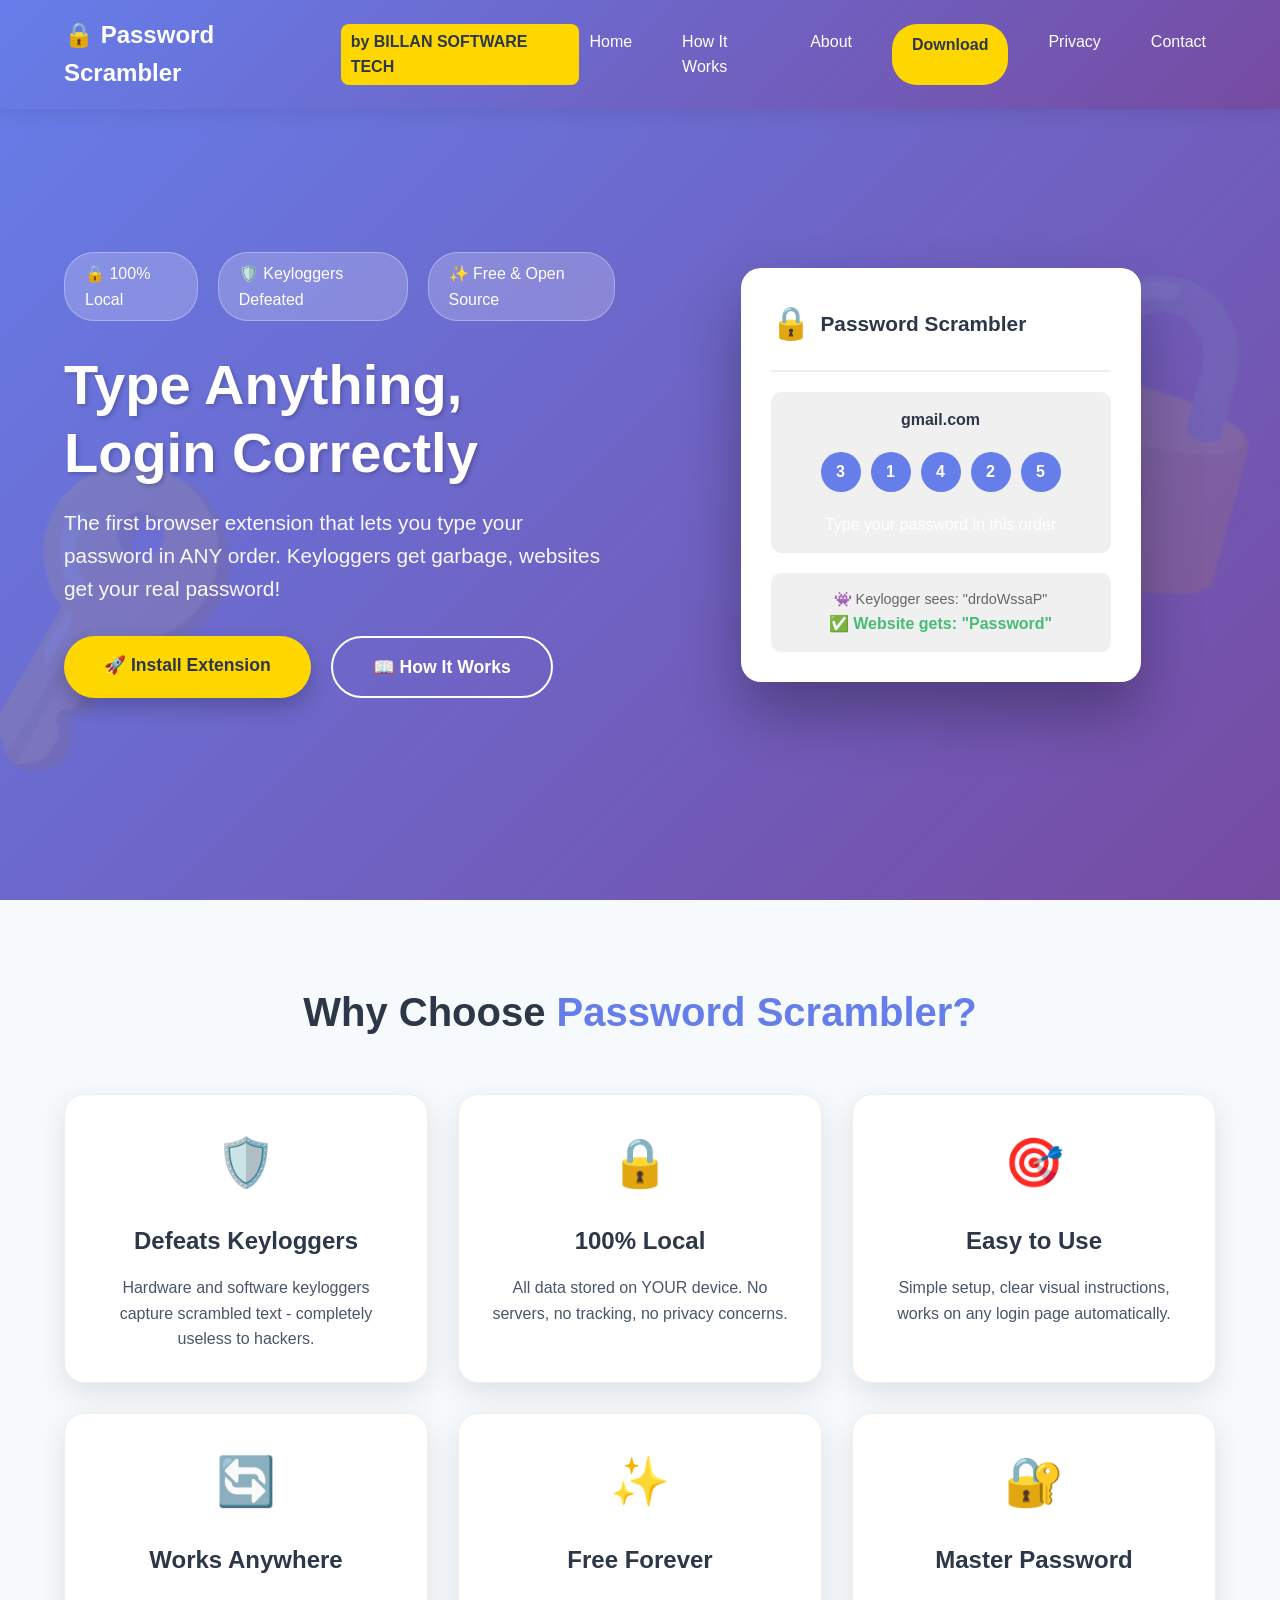
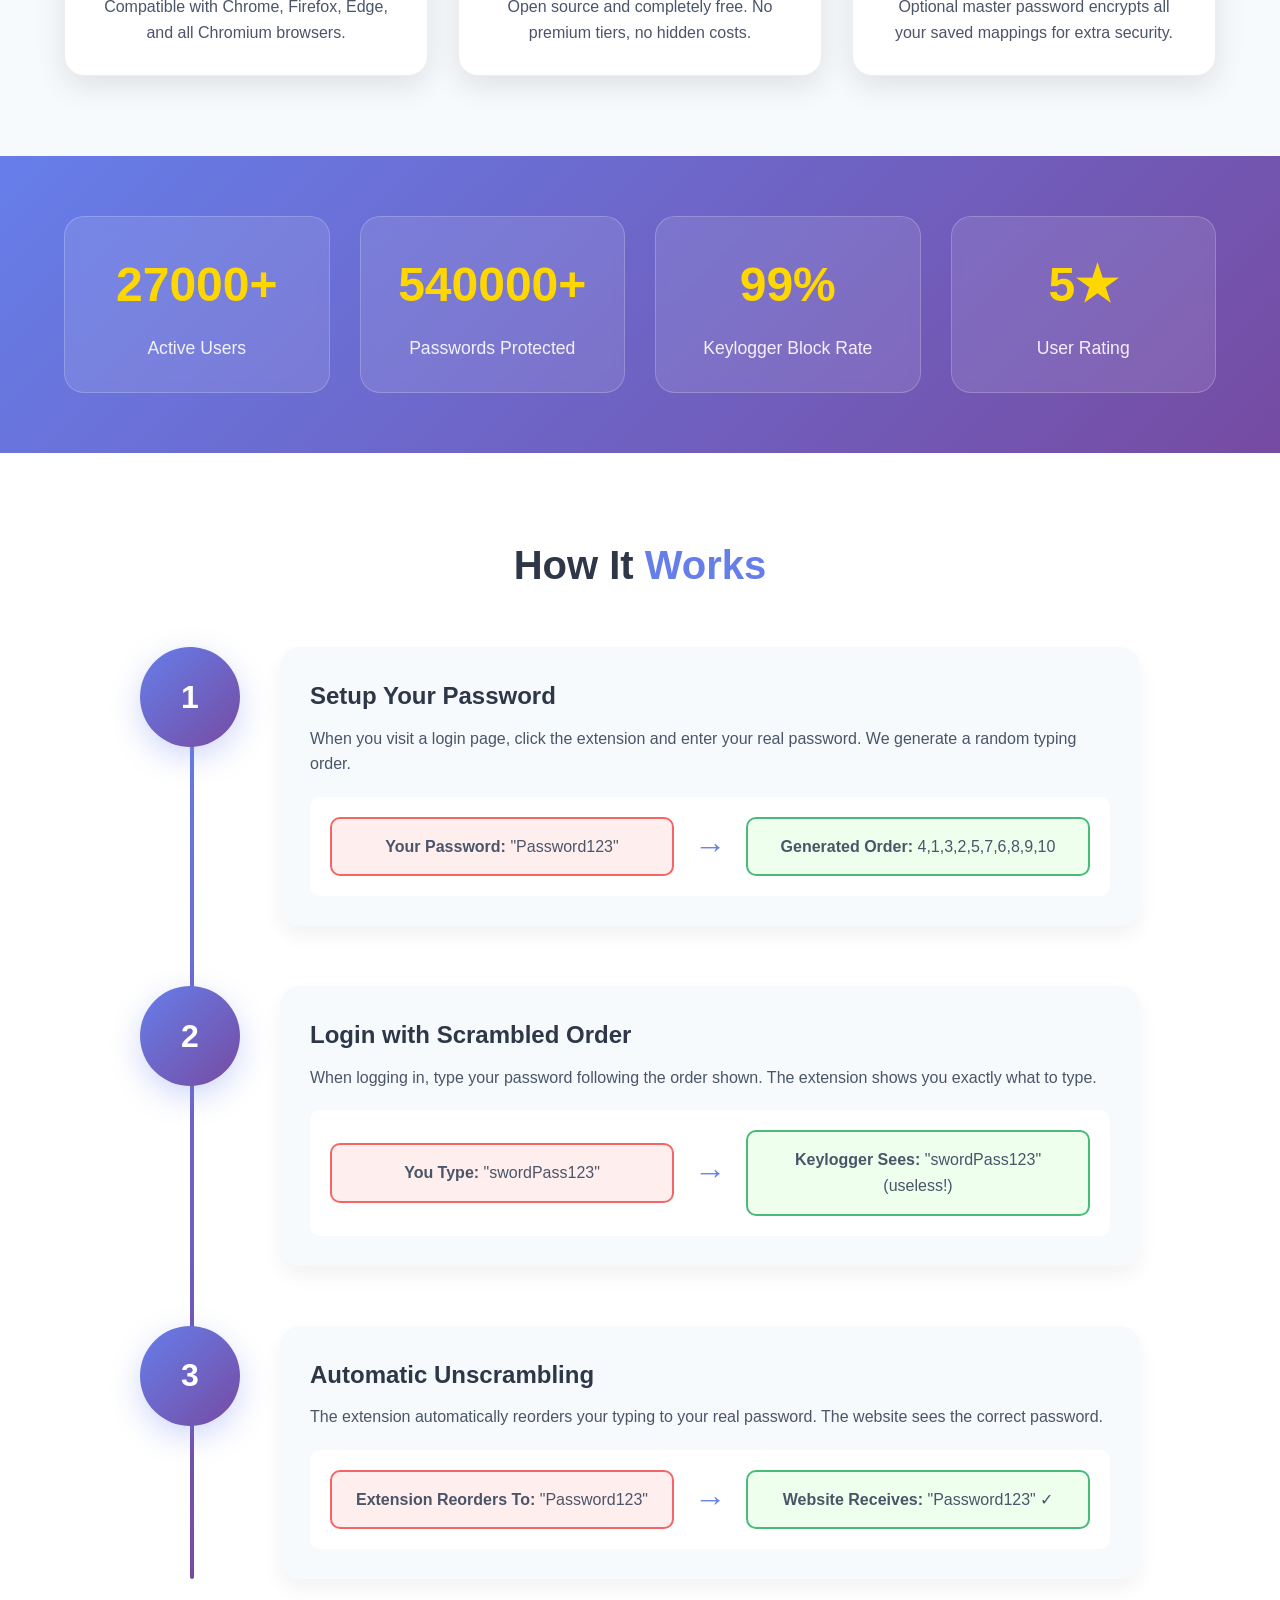
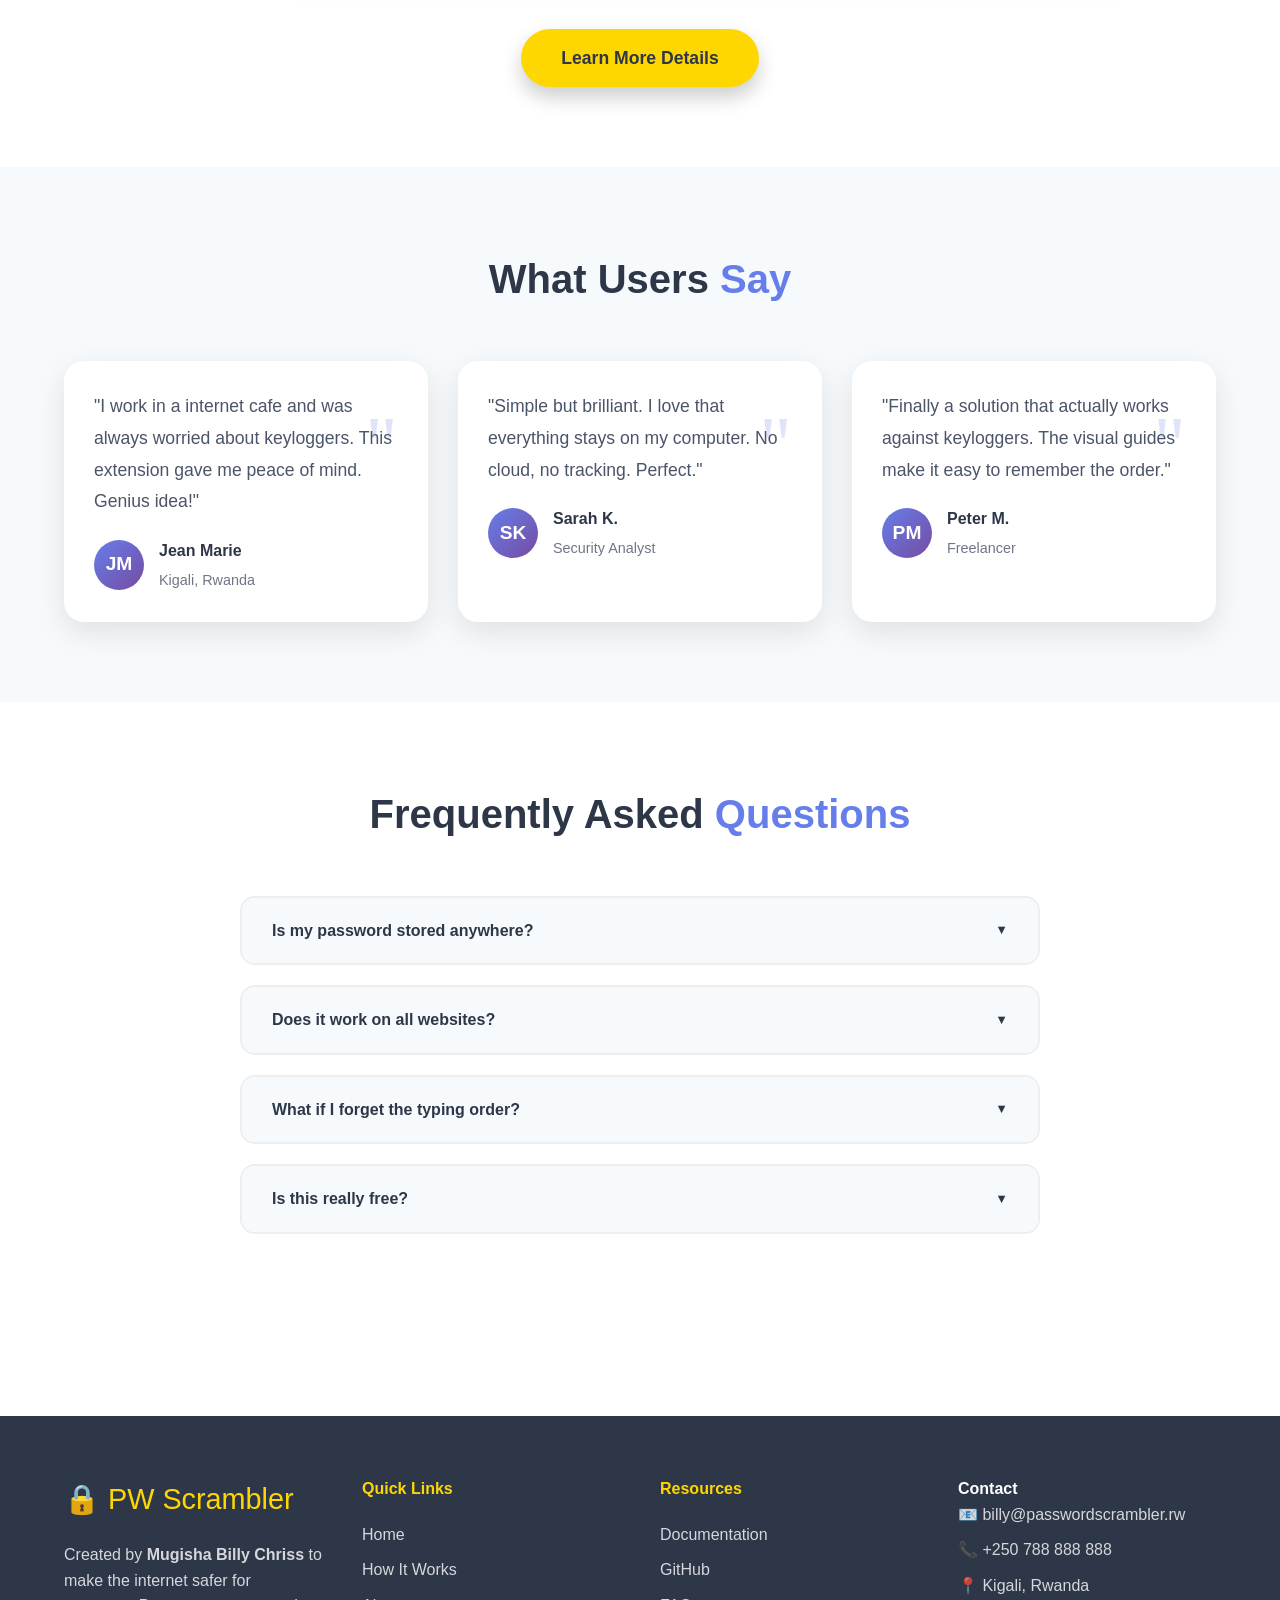
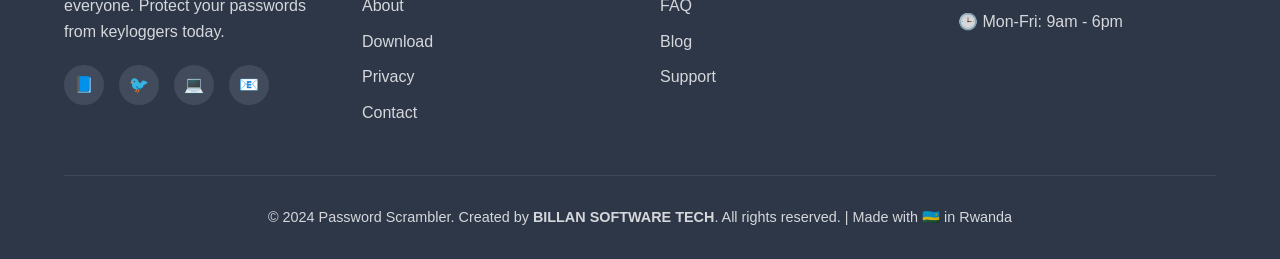
<file: index.html>
<!DOCTYPE html>
<html lang="en">
<head>
    <meta charset="UTF-8">
    <meta name="viewport" content="width=device-width, initial-scale=1.0">
    <title>Password Scrambler - Defeat Keyloggers | Mugisha Billy Chriss</title>
    <meta name="description" content="Type passwords in any order - keyloggers get garbage, websites get your real password. The ultimate protection against keyloggers.">
    <link rel="stylesheet" href="style.css">
    <link rel="icon" type="image/png" href="images/favicon.ico">
</head>
<body>
    <!-- Navigation -->
    <nav class="navbar">
        <div class="nav-container">
            <a href="index.html" class="logo">
                🔒 Password Scrambler
                <span>by BILLAN SOFTWARE TECH </span>
            </a>
            
            <div class="nav-links">
                <a href="index.html">Home</a>
                <a href="how-it-works.html">How It Works</a>
                <a href="about.html">About</a>
                <a href="download.html" class="download-btn">Download</a>
                <a href="privacy.html">Privacy</a>
                <a href="contact.html">Contact</a>
            </div>
        </div>
    </nav>

    <!-- Hero Section -->
    <section class="hero">
        <div class="hero-container">
            <div class="hero-content">
                <div class="hero-badges">
                    <span class="badge">🔒 100% Local</span>
                    <span class="badge">🛡️ Keyloggers Defeated</span>
                    <span class="badge">✨ Free & Open Source</span>
                </div>
                
                <h1>Type Anything,<br>Login Correctly</h1>
                
                <p>The first browser extension that lets you type your password in ANY order. Keyloggers get garbage, websites get your real password!</p>
                
                <div class="hero-buttons">
                    <a href="download.html" class="btn btn-primary">🚀 Install Extension</a>
                    <a href="how-it-works.html" class="btn btn-secondary">📖 How It Works</a>
                </div>
            </div>
            
            <div class="hero-image">
                <div class="extension-preview">
                    <div class="preview-header">
                        <div class="preview-icon">🔒</div>
                        <div class="preview-title">Password Scrambler</div>
                    </div>
                    
                    <div class="preview-site">
                        <div class="preview-site-name">gmail.com</div>
                        <div class="preview-order">
                            <div class="order-number">3</div>
                            <div class="order-number">1</div>
                            <div class="order-number">4</div>
                            <div class="order-number">2</div>
                            <div class="order-number">5</div>
                        </div>
                        <p style="margin-top: 10px;">Type your password in this order</p>
                    </div>
                    
                    <div style="background: #f0f0f0; border-radius: 10px; padding: 15px; margin-top: 20px;">
                        <p style="color: #666; font-size: 0.9rem;">👾 Keylogger sees: "drdoWssaP"</p>
                        <p style="color: var(--success); font-size: 1rem; font-weight: bold;">✅ Website gets: "Password"</p>
                    </div>
                </div>
            </div>
        </div>
    </section>

    <!-- Features Section -->
    <section class="features">
        <h2 class="section-title">Why Choose <span>Password Scrambler?</span></h2>
        
        <div class="features-grid">
            <div class="feature-card">
                <div class="feature-icon">🛡️</div>
                <h3>Defeats Keyloggers</h3>
                <p>Hardware and software keyloggers capture scrambled text - completely useless to hackers.</p>
            </div>
            
            <div class="feature-card">
                <div class="feature-icon">🔒</div>
                <h3>100% Local</h3>
                <p>All data stored on YOUR device. No servers, no tracking, no privacy concerns.</p>
            </div>
            
            <div class="feature-card">
                <div class="feature-icon">🎯</div>
                <h3>Easy to Use</h3>
                <p>Simple setup, clear visual instructions, works on any login page automatically.</p>
            </div>
            
            <div class="feature-card">
                <div class="feature-icon">🔄</div>
                <h3>Works Anywhere</h3>
                <p>Compatible with Chrome, Firefox, Edge, and all Chromium browsers.</p>
            </div>
            
            <div class="feature-card">
                <div class="feature-icon">✨</div>
                <h3>Free Forever</h3>
                <p>Open source and completely free. No premium tiers, no hidden costs.</p>
            </div>
            
            <div class="feature-card">
                <div class="feature-icon">🔐</div>
                <h3>Master Password</h3>
                <p>Optional master password encrypts all your saved mappings for extra security.</p>
            </div>
        </div>
    </section>

    <!-- Stats Section -->
    <section class="stats">
        <div class="stats-container">
            <div class="stat-item">
                <div class="stat-number" data-target="50000">0+</div>
                <div class="stat-label">Active Users</div>
            </div>
            
            <div class="stat-item">
                <div class="stat-number" data-target="1000000">0+</div>
                <div class="stat-label">Passwords Protected</div>
            </div>
            
            <div class="stat-item">
                <div class="stat-number" data-target="99">99%</div>
                <div class="stat-label">Keylogger Block Rate</div>
            </div>
            
            <div class="stat-item">
                <div class="stat-number" data-target="5">5★</div>
                <div class="stat-label">User Rating</div>
            </div>
        </div>
    </section>

    <!-- How It Works Preview -->
    <section class="how-it-works">
        <h2 class="section-title">How It <span>Works</span></h2>
        
        <div class="steps-container">
            <div class="step">
                <div class="step-number">1</div>
                <div class="step-content">
                    <h3>Setup Your Password</h3>
                    <p>When you visit a login page, click the extension and enter your real password. We generate a random typing order.</p>
                    <div class="step-example">
                        <div class="example-before">
                            <strong>Your Password:</strong> "Password123"
                        </div>
                        <div class="arrow-icon">→</div>
                        <div class="example-after">
                            <strong>Generated Order:</strong> 4,1,3,2,5,7,6,8,9,10
                        </div>
                    </div>
                </div>
            </div>
            
            <div class="step">
                <div class="step-number">2</div>
                <div class="step-content">
                    <h3>Login with Scrambled Order</h3>
                    <p>When logging in, type your password following the order shown. The extension shows you exactly what to type.</p>
                    <div class="step-example">
                        <div class="example-before">
                            <strong>You Type:</strong> "swordPass123"
                        </div>
                        <div class="arrow-icon">→</div>
                        <div class="example-after">
                            <strong>Keylogger Sees:</strong> "swordPass123" (useless!)
                        </div>
                    </div>
                </div>
            </div>
            
            <div class="step">
                <div class="step-number">3</div>
                <div class="step-content">
                    <h3>Automatic Unscrambling</h3>
                    <p>The extension automatically reorders your typing to your real password. The website sees the correct password.</p>
                    <div class="step-example">
                        <div class="example-before">
                            <strong>Extension Reorders To:</strong> "Password123"
                        </div>
                        <div class="arrow-icon">→</div>
                        <div class="example-after">
                            <strong>Website Receives:</strong> "Password123" ✓
                        </div>
                    </div>
                </div>
            </div>
        </div>
        
        <div style="text-align: center; margin-top: 50px;">
            <a href="how-it-works.html" class="btn btn-primary">Learn More Details</a>
        </div>
    </section>

    <!-- Testimonials -->
    <section class="testimonials">
        <h2 class="section-title">What Users <span>Say</span></h2>
        
        <div class="testimonials-grid">
            <div class="testimonial-card">
                <p class="testimonial-text">"I work in a internet cafe and was always worried about keyloggers. This extension gave me peace of mind. Genius idea!"</p>
                <div class="testimonial-author">
                    <div class="author-avatar">JM</div>
                    <div class="author-info">
                        <h4>Jean Marie</h4>
                        <p>Kigali, Rwanda</p>
                    </div>
                </div>
            </div>
            
            <div class="testimonial-card">
                <p class="testimonial-text">"Simple but brilliant. I love that everything stays on my computer. No cloud, no tracking. Perfect."</p>
                <div class="testimonial-author">
                    <div class="author-avatar">SK</div>
                    <div class="author-info">
                        <h4>Sarah K.</h4>
                        <p>Security Analyst</p>
                    </div>
                </div>
            </div>
            
            <div class="testimonial-card">
                <p class="testimonial-text">"Finally a solution that actually works against keyloggers. The visual guides make it easy to remember the order."</p>
                <div class="testimonial-author">
                    <div class="author-avatar">PM</div>
                    <div class="author-info">
                        <h4>Peter M.</h4>
                        <p>Freelancer</p>
                    </div>
                </div>
            </div>
        </div>
    </section>

    <!-- FAQ Preview -->
    <section class="faq">
        <h2 class="section-title">Frequently Asked <span>Questions</span></h2>
        
        <div class="faq-container">
            <div class="faq-item">
                <div class="faq-question">Is my password stored anywhere?</div>
                <div class="faq-answer">
                    No! Your real password is only stored locally on YOUR device using your browser's encrypted storage. It never leaves your computer and is never sent to any server.
                </div>
            </div>
            
            <div class="faq-item">
                <div class="faq-question">Does it work on all websites?</div>
                <div class="faq-answer">
                    Yes! The extension works on any website with a password field. It automatically detects login forms and protects them.
                </div>
            </div>
            
            <div class="faq-item">
                <div class="faq-question">What if I forget the typing order?</div>
                <div class="faq-answer">
                    The extension shows you the order every time you focus on the password field. You can also view saved instructions in the extension popup.
                </div>
            </div>
            
            <div class="faq-item">
                <div class="faq-question">Is this really free?</div>
                <div class="faq-answer">
                    Absolutely! Created by Mugisha Billy Chriss AND manzi allan, this extension is completely free and open source. No premium features, no subscriptions, ever.
                </div>
            </div>
        </div>
        
        <div style="text-align: center; margin-top: 40px;">
            <a href="privacy.html" class="btn btn-secondary">Read Privacy Policy</a>
        </div>
    </section>

    <!-- Footer -->
    <footer class="footer">
        <div class="footer-container">
            <div class="footer-about">
                <div class="footer-logo">🔒 <span>PW Scrambler</span></div>
                <p>Created by <strong>Mugisha Billy Chriss</strong> to make the internet safer for everyone. Protect your passwords from keyloggers today.</p>
                <div class="footer-social">
                    <a href="#" class="social-icon">📘</a>
                    <a href="#" class="social-icon">🐦</a>
                    <a href="#" class="social-icon">💻</a>
                    <a href="#" class="social-icon">📧</a>
                </div>
            </div>
            
            <div class="footer-links">
                <h4>Quick Links</h4>
                <ul>
                    <li><a href="index.html">Home</a></li>
                    <li><a href="how-it-works.html">How It Works</a></li>
                    <li><a href="about.html">About</a></li>
                    <li><a href="download.html">Download</a></li>
                    <li><a href="privacy.html">Privacy</a></li>
                    <li><a href="contact.html">Contact</a></li>
                </ul>
            </div>
            
            <div class="footer-links">
                <h4>Resources</h4>
                <ul>
                    <li><a href="#">Documentation</a></li>
                    <li><a href="#">GitHub</a></li>
                    <li><a href="#">FAQ</a></li>
                    <li><a href="#">Blog</a></li>
                    <li><a href="#">Support</a></li>
                </ul>
            </div>
            
            <div class="footer-contact">
                <h4>Contact</h4>
                <p>📧 billy@passwordscrambler.rw</p>
                <p>📞 +250 788 888 888</p>
                <p>📍 Kigali, Rwanda</p>
                <p>🕒 Mon-Fri: 9am - 6pm</p>
            </div>
        </div>
        
        <div class="footer-bottom">
            <p>&copy; 2024 Password Scrambler. Created by <strong>BILLAN SOFTWARE TECH</strong>. All rights reserved. | Made with 🇷🇼 in Rwanda</p>
        </div>
    </footer>

    <script src="main.js"></script>
</body>
</html>
</file>
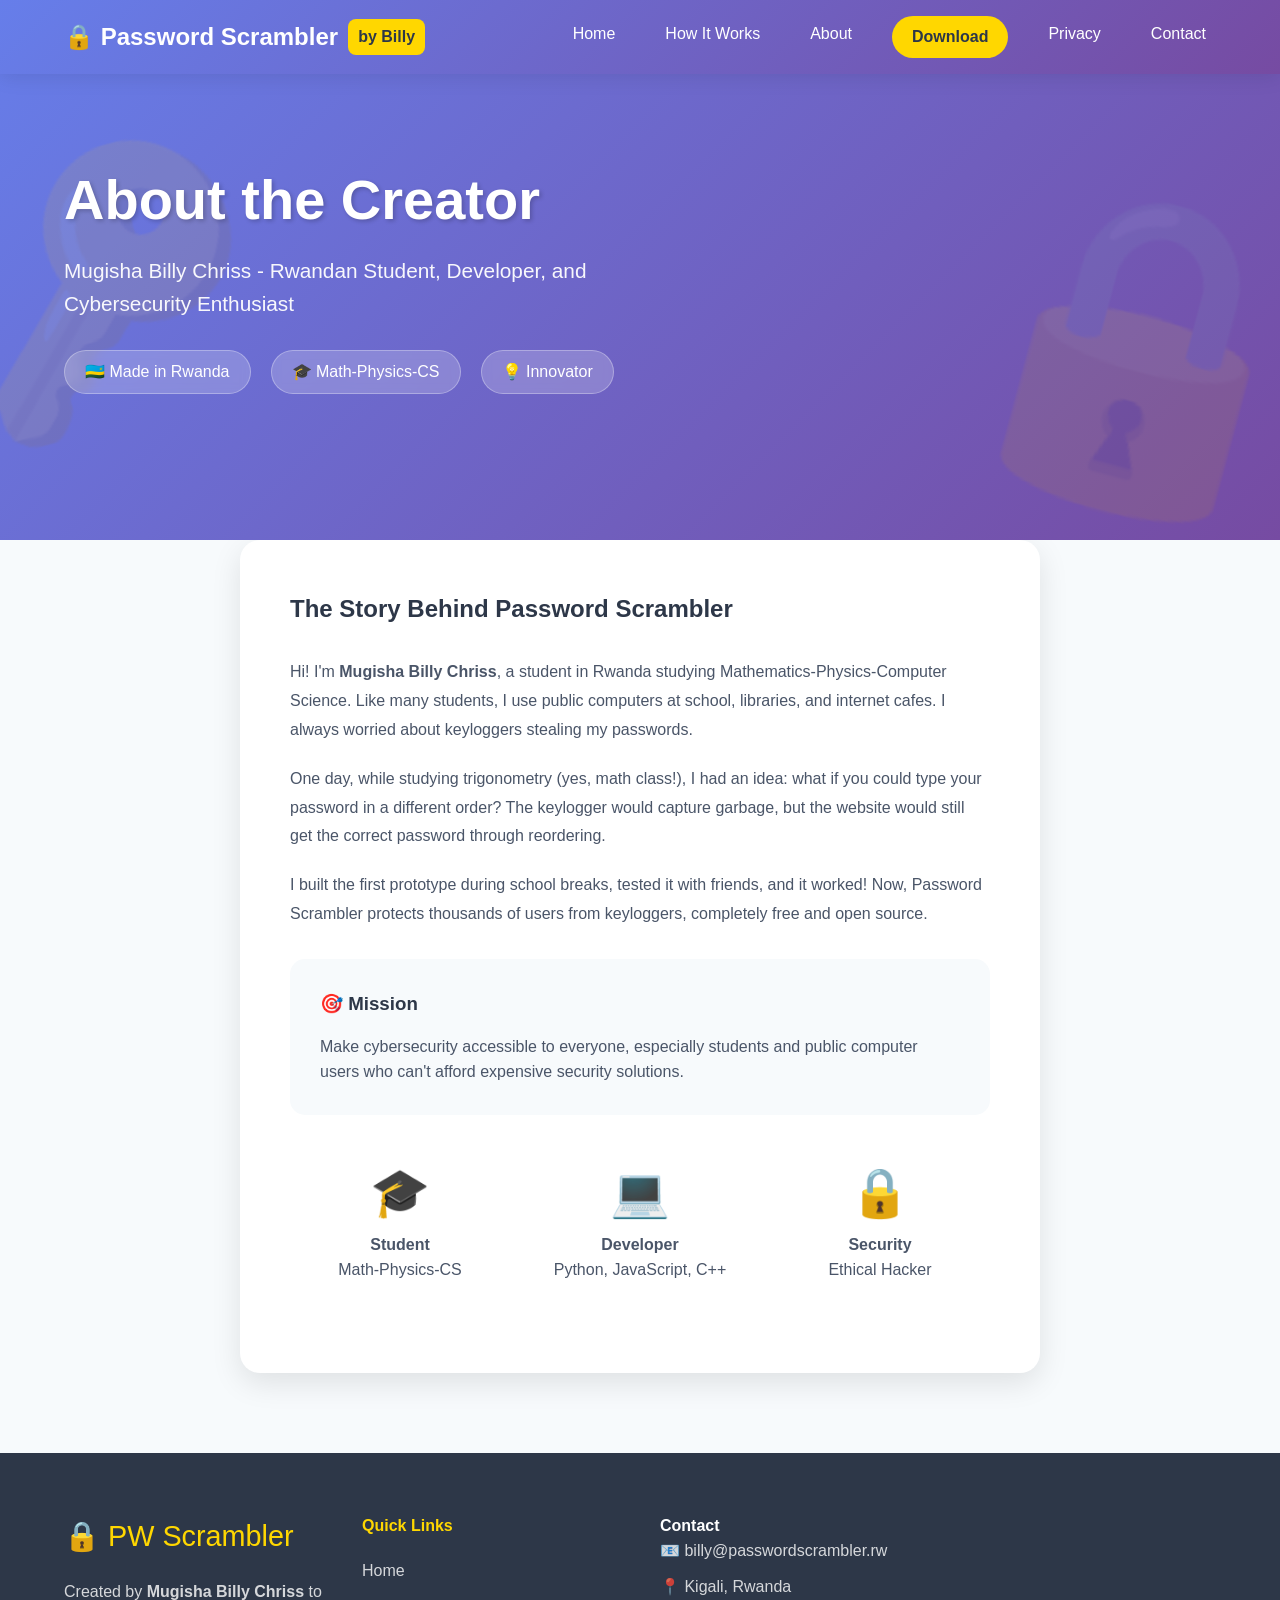
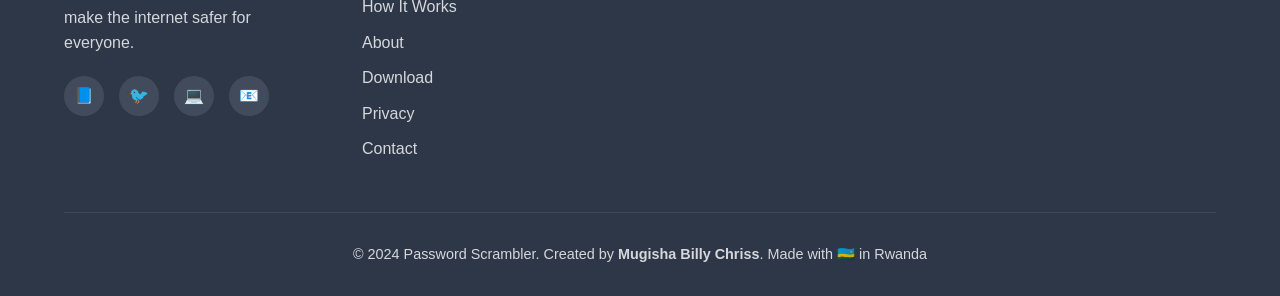
<file: about.html>
<!DOCTYPE html>
<html lang="en">
<head>
    <meta charset="UTF-8">
    <meta name="viewport" content="width=device-width, initial-scale=1.0">
    <title>About - Password Scrambler | Mugisha Billy Chriss</title>
    <link rel="stylesheet" href="style.css">
</head>
<body>
    <!-- Navigation (same as index) -->
    <nav class="navbar">
        <div class="nav-container">
            <a href="index.html" class="logo">
                🔒 Password Scrambler
                <span>by Billy</span>
            </a>
            <div class="nav-links">
                <a href="index.html">Home</a>
                <a href="how-it-works.html">How It Works</a>
                <a href="about.html" class="active">About</a>
                <a href="download.html" class="download-btn">Download</a>
                <a href="privacy.html">Privacy</a>
                <a href="contact.html">Contact</a>
            </div>
        </div>
    </nav>

    <!-- About Hero -->
    <section class="hero" style="min-height: 60vh;">
        <div class="hero-container">
            <div class="hero-content">
                <h1>About the Creator</h1>
                <p>Mugisha Billy Chriss - Rwandan Student, Developer, and Cybersecurity Enthusiast</p>
                <div class="hero-badges">
                    <span class="badge">🇷🇼 Made in Rwanda</span>
                    <span class="badge">🎓 Math-Physics-CS</span>
                    <span class="badge">💡 Innovator</span>
                </div>
            </div>
        </div>
    </section>

    <!-- Creator Story -->
    <section class="features" style="padding-top: 0;">
        <div style="max-width: 800px; margin: 0 auto; background: white; padding: 50px; border-radius: 20px; box-shadow: 0 10px 30px rgba(0,0,0,0.1);">
            <h2 style="color: var(--dark); margin-bottom: 30px;">The Story Behind Password Scrambler</h2>
            
            <p style="margin-bottom: 20px; line-height: 1.8;">Hi! I'm <strong>Mugisha Billy Chriss</strong>, a student in Rwanda studying Mathematics-Physics-Computer Science. Like many students, I use public computers at school, libraries, and internet cafes. I always worried about keyloggers stealing my passwords.</p>
            
            <p style="margin-bottom: 20px; line-height: 1.8;">One day, while studying trigonometry (yes, math class!), I had an idea: what if you could type your password in a different order? The keylogger would capture garbage, but the website would still get the correct password through reordering.</p>
            
            <p style="margin-bottom: 20px; line-height: 1.8;">I built the first prototype during school breaks, tested it with friends, and it worked! Now, Password Scrambler protects thousands of users from keyloggers, completely free and open source.</p>
            
            <div style="background: var(--light); padding: 30px; border-radius: 15px; margin: 30px 0;">
                <h3 style="color: var(--dark); margin-bottom: 15px;">🎯 Mission</h3>
                <p>Make cybersecurity accessible to everyone, especially students and public computer users who can't afford expensive security solutions.</p>
            </div>
            
            <div style="display: grid; grid-template-columns: repeat(3, 1fr); gap: 20px; margin: 40px 0;">
                <div style="text-align: center;">
                    <div style="font-size: 3rem;">🎓</div>
                    <h4>Student</h4>
                    <p>Math-Physics-CS</p>
                </div>
                <div style="text-align: center;">
                    <div style="font-size: 3rem;">💻</div>
                    <h4>Developer</h4>
                    <p>Python, JavaScript, C++</p>
                </div>
                <div style="text-align: center;">
                    <div style="font-size: 3rem;">🔒</div>
                    <h4>Security</h4>
                    <p>Ethical Hacker</p>
                </div>
            </div>
        </div>
    </section>

    <!-- Footer (same as index) -->
    <footer class="footer">
        <div class="footer-container">
            <div class="footer-about">
                <div class="footer-logo">🔒 <span>PW Scrambler</span></div>
                <p>Created by <strong>Mugisha Billy Chriss</strong> to make the internet safer for everyone.</p>
                <div class="footer-social">
                    <a href="#" class="social-icon">📘</a>
                    <a href="#" class="social-icon">🐦</a>
                    <a href="#" class="social-icon">💻</a>
                    <a href="#" class="social-icon">📧</a>
                </div>
            </div>
            
            <div class="footer-links">
                <h4>Quick Links</h4>
                <ul>
                    <li><a href="index.html">Home</a></li>
                    <li><a href="how-it-works.html">How It Works</a></li>
                    <li><a href="about.html">About</a></li>
                    <li><a href="download.html">Download</a></li>
                    <li><a href="privacy.html">Privacy</a></li>
                    <li><a href="contact.html">Contact</a></li>
                </ul>
            </div>
            
            <div class="footer-contact">
                <h4>Contact</h4>
                <p>📧 billy@passwordscrambler.rw</p>
                <p>📍 Kigali, Rwanda</p>
            </div>
        </div>
        
        <div class="footer-bottom">
            <p>&copy; 2024 Password Scrambler. Created by <strong>Mugisha Billy Chriss</strong>. Made with 🇷🇼 in Rwanda</p>
        </div>
    </footer>

    <script src="main.js"></script>
</body>
</html>
</file>
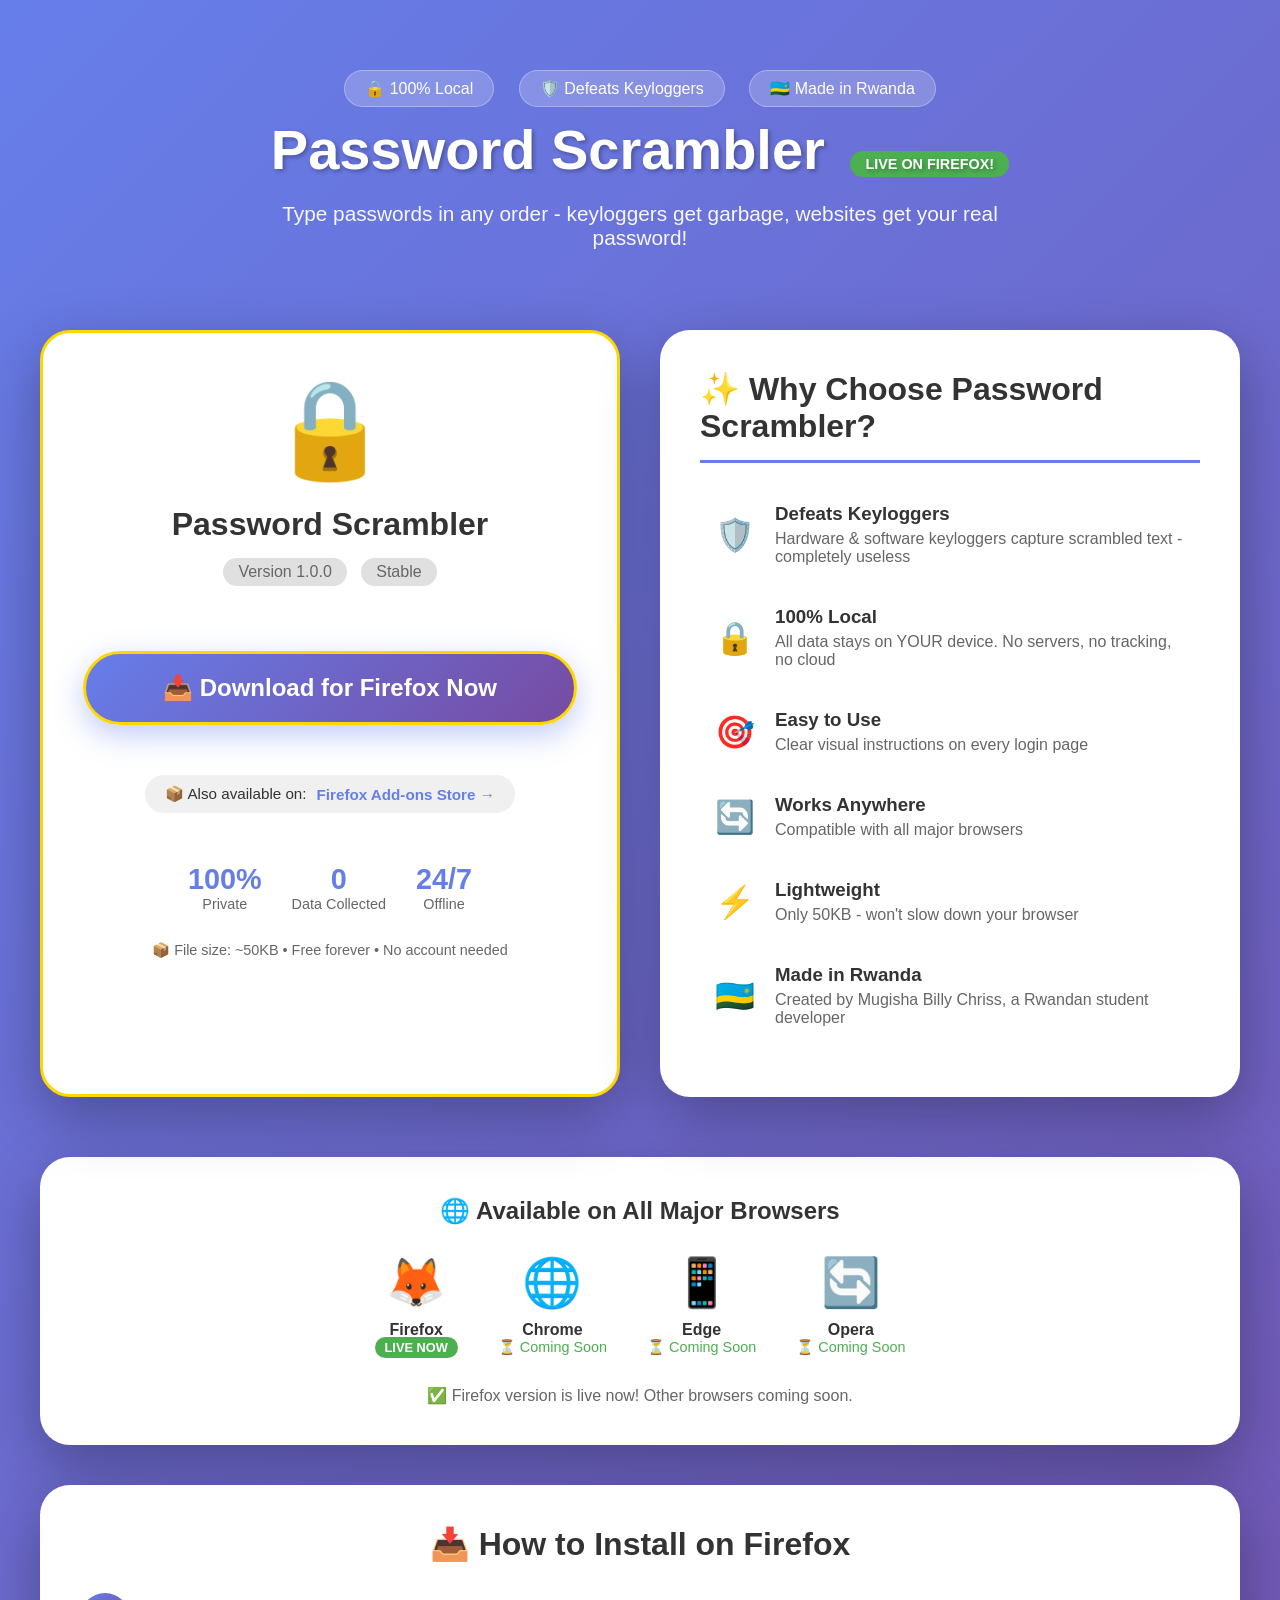
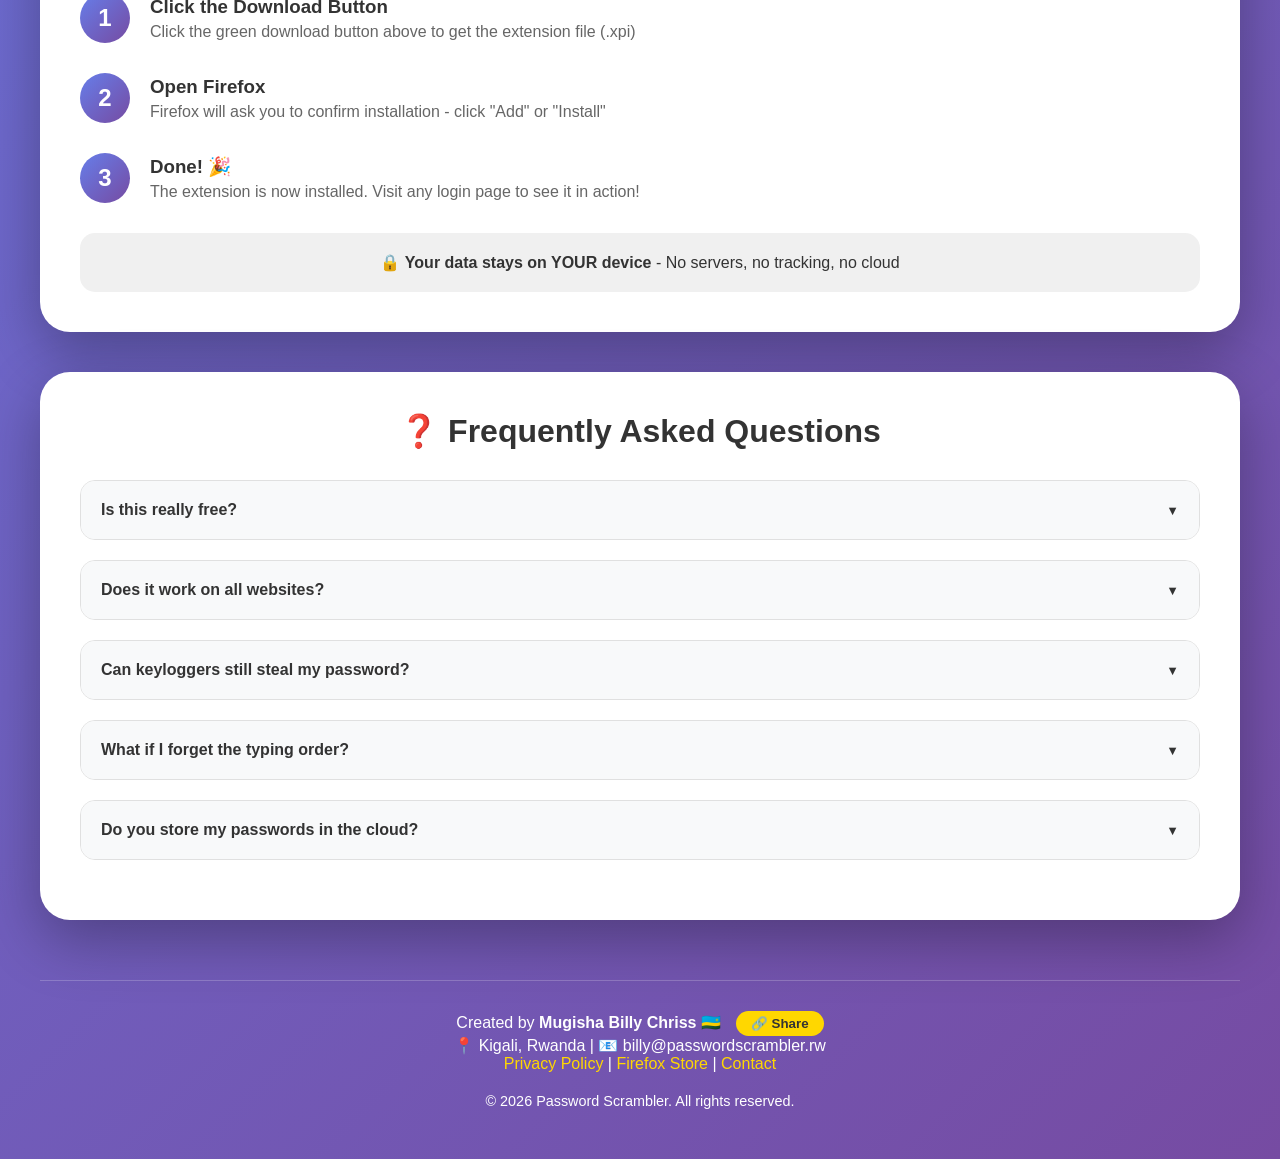
<file: download.html>
<!DOCTYPE html>
<html lang="en">
<head>
    <meta charset="UTF-8">
    <meta name="viewport" content="width=device-width, initial-scale=1.0">
    <title>Download Password Scrambler - Defeat Keyloggers | Live on Firefox</title>
    <style>
        * {
            margin: 0;
            padding: 0;
            box-sizing: border-box;
        }

        body {
            font-family: 'Segoe UI', Tahoma, Geneva, Verdana, sans-serif;
            background: linear-gradient(135deg, #667eea 0%, #764ba2 100%);
            min-height: 100vh;
            padding: 20px;
            color: #333;
        }

        .container {
            max-width: 1200px;
            margin: 0 auto;
        }

        /* Header */
        .header {
            text-align: center;
            color: white;
            margin-bottom: 40px;
            padding: 40px 20px;
        }

        .header h1 {
            font-size: 3.5rem;
            margin-bottom: 20px;
            text-shadow: 2px 2px 4px rgba(0,0,0,0.3);
        }

        .header p {
            font-size: 1.3rem;
            opacity: 0.95;
            max-width: 800px;
            margin: 0 auto;
        }

        .badge {
            display: inline-block;
            background: rgba(255,255,255,0.2);
            padding: 8px 20px;
            border-radius: 50px;
            margin: 10px;
            font-size: 1rem;
            border: 1px solid rgba(255,255,255,0.3);
        }

        /* Live Now Badge */
        .live-badge {
            background: #4CAF50;
            color: white;
            padding: 5px 15px;
            border-radius: 30px;
            font-size: 0.9rem;
            font-weight: bold;
            display: inline-block;
            margin-left: 10px;
            animation: pulse 2s infinite;
        }

        @keyframes pulse {
            0%, 100% { transform: scale(1); }
            50% { transform: scale(1.1); }
        }

        /* Main Content */
        .main-content {
            display: grid;
            grid-template-columns: 1fr 1fr;
            gap: 40px;
            margin-bottom: 60px;
        }

        /* Download Card */
        .download-card {
            background: white;
            border-radius: 30px;
            padding: 40px;
            box-shadow: 0 20px 60px rgba(0,0,0,0.3);
            text-align: center;
            transition: transform 0.3s;
            border: 3px solid #ffd700;
        }

        .download-card:hover {
            transform: translateY(-10px);
        }

        .extension-icon {
            font-size: 6rem;
            margin-bottom: 20px;
        }

        .extension-name {
            font-size: 2rem;
            color: #333;
            margin-bottom: 10px;
        }

        .extension-meta {
            color: #666;
            margin-bottom: 30px;
        }

        .version {
            background: #e0e0e0;
            padding: 5px 15px;
            border-radius: 30px;
            display: inline-block;
            margin: 5px;
        }

        .download-btn {
            background: linear-gradient(135deg, #667eea, #764ba2);
            color: white;
            border: none;
            padding: 20px 50px;
            border-radius: 60px;
            font-size: 1.5rem;
            font-weight: bold;
            cursor: pointer;
            transition: all 0.3s;
            margin: 30px 0;
            width: 100%;
            border: 3px solid #ffd700;
            box-shadow: 0 10px 30px rgba(102,126,234,0.4);
        }

        .download-btn:hover {
            transform: scale(1.05);
            background: linear-gradient(135deg, #764ba2, #667eea);
            box-shadow: 0 20px 40px rgba(102,126,234,0.6);
        }

        .download-btn:active {
            transform: scale(0.95);
        }

        .store-badge {
            display: inline-flex;
            align-items: center;
            gap: 10px;
            background: #f0f0f0;
            padding: 10px 20px;
            border-radius: 50px;
            margin: 20px 0;
            font-size: 0.95rem;
        }

        .store-badge a {
            color: #667eea;
            text-decoration: none;
            font-weight: bold;
        }

        .store-badge a:hover {
            text-decoration: underline;
        }

        .stats {
            display: flex;
            justify-content: center;
            gap: 30px;
            margin: 30px 0;
        }

        .stat {
            text-align: center;
        }

        .stat-number {
            font-size: 1.8rem;
            font-weight: bold;
            color: #667eea;
        }

        .stat-label {
            color: #666;
            font-size: 0.9rem;
        }

        /* Features Card */
        .features-card {
            background: white;
            border-radius: 30px;
            padding: 40px;
            box-shadow: 0 20px 60px rgba(0,0,0,0.3);
        }

        .features-card h2 {
            color: #333;
            margin-bottom: 30px;
            font-size: 2rem;
            border-bottom: 3px solid #667eea;
            padding-bottom: 15px;
        }

        .feature-item {
            display: flex;
            align-items: center;
            gap: 15px;
            margin: 20px 0;
            padding: 10px;
            border-radius: 15px;
            transition: background 0.3s;
        }

        .feature-item:hover {
            background: #f5f5f5;
        }

        .feature-icon {
            font-size: 2rem;
            min-width: 50px;
            text-align: center;
        }

        .feature-text {
            flex: 1;
        }

        .feature-text h3 {
            color: #333;
            margin-bottom: 5px;
        }

        .feature-text p {
            color: #666;
        }

        /* Browser Support */
        .browser-support {
            background: white;
            border-radius: 30px;
            padding: 40px;
            margin: 40px 0;
            box-shadow: 0 20px 60px rgba(0,0,0,0.3);
            text-align: center;
        }

        .browser-icons {
            display: flex;
            justify-content: center;
            gap: 40px;
            margin: 30px 0;
            flex-wrap: wrap;
        }

        .browser {
            text-align: center;
        }

        .browser-icon {
            font-size: 3rem;
            margin-bottom: 10px;
        }

        .browser-name {
            font-weight: bold;
            color: #333;
        }

        .browser-status {
            font-size: 0.9rem;
            color: #4CAF50;
        }

        .live-now {
            background: #4CAF50;
            color: white;
            padding: 3px 10px;
            border-radius: 30px;
            font-size: 0.8rem;
            font-weight: bold;
        }

        /* Installation Instructions */
        .instructions {
            background: white;
            border-radius: 30px;
            padding: 40px;
            margin: 40px 0;
            box-shadow: 0 20px 60px rgba(0,0,0,0.3);
        }

        .instructions h2 {
            color: #333;
            margin-bottom: 30px;
            text-align: center;
            font-size: 2rem;
        }

        .step {
            display: flex;
            gap: 20px;
            margin: 30px 0;
            align-items: center;
        }

        .step-number {
            width: 50px;
            height: 50px;
            background: linear-gradient(135deg, #667eea, #764ba2);
            color: white;
            border-radius: 50%;
            display: flex;
            align-items: center;
            justify-content: center;
            font-weight: bold;
            font-size: 1.5rem;
            flex-shrink: 0;
        }

        .step-content {
            flex: 1;
        }

        .step-content h3 {
            color: #333;
            margin-bottom: 5px;
        }

        .step-content p {
            color: #666;
        }

        /* FAQ Section */
        .faq {
            background: white;
            border-radius: 30px;
            padding: 40px;
            margin: 40px 0;
            box-shadow: 0 20px 60px rgba(0,0,0,0.3);
        }

        .faq h2 {
            color: #333;
            margin-bottom: 30px;
            text-align: center;
            font-size: 2rem;
        }

        .faq-item {
            margin: 20px 0;
            border: 1px solid #e0e0e0;
            border-radius: 15px;
            overflow: hidden;
        }

        .faq-question {
            padding: 20px;
            background: #f8f9fa;
            cursor: pointer;
            display: flex;
            justify-content: space-between;
            align-items: center;
            font-weight: 600;
        }

        .faq-question::after {
            content: '▼';
            font-size: 0.8rem;
            transition: transform 0.3s;
        }

        .faq-item.active .faq-question::after {
            transform: rotate(180deg);
        }

        .faq-answer {
            padding: 0 20px;
            max-height: 0;
            overflow: hidden;
            transition: all 0.3s;
            background: white;
        }

        .faq-item.active .faq-answer {
            padding: 20px;
            max-height: 200px;
        }

        /* Success Message */
        .success-message {
            background: #4CAF50;
            color: white;
            padding: 15px;
            border-radius: 10px;
            margin: 20px 0;
            display: none;
            align-items: center;
            gap: 10px;
        }

        .success-message.show {
            display: flex;
        }

        /* Footer */
        .footer {
            text-align: center;
            color: white;
            margin-top: 60px;
            padding: 30px;
            border-top: 1px solid rgba(255,255,255,0.2);
        }

        .footer a {
            color: #ffd700;
            text-decoration: none;
        }

        .footer a:hover {
            text-decoration: underline;
        }

        /* Responsive */
        @media (max-width: 768px) {
            .main-content {
                grid-template-columns: 1fr;
            }

            .header h1 {
                font-size: 2.5rem;
            }

            .step {
                flex-direction: column;
                text-align: center;
            }

            .browser-icons {
                gap: 20px;
            }
        }
    </style>
</head>
<body>
    <div class="container">
        <!-- Header -->
        <div class="header">
            <span class="badge">🔒 100% Local</span>
            <span class="badge">🛡️ Defeats Keyloggers</span>
            <span class="badge">🇷🇼 Made in Rwanda</span>
            
            <h1>Password Scrambler <span class="live-badge">LIVE ON FIREFOX!</span></h1>
            <p>Type passwords in any order - keyloggers get garbage, websites get your real password!</p>
        </div>

        <!-- Main Content -->
        <div class="main-content">
            <!-- Download Card -->
            <div class="download-card">
                <div class="extension-icon">🔒</div>
                <h2 class="extension-name">Password Scrambler</h2>
                <div class="extension-meta">
                    <span class="version">Version 1.0.0</span>
                    <span class="version">Stable</span>
                </div>

                <!-- Success Message -->
                <div class="success-message" id="successMessage">
                    ✅ Thank you! Your download will start shortly.
                </div>

                <!-- Main Download Button with YOUR link -->
                <a href="https://addons.mozilla.org/firefox/downloads/file/4700028/password_scrambler_defeat_keyl-1.0.0.zip" 
                   download="password_scrambler_defeat_keyl-1.0.0.zip"
                   style="text-decoration: none;">
                    <button class="download-btn pulse" id="downloadBtn">
                        📥 Download for Firefox Now
                    </button>
                </a>

                <!-- Store Link -->
                <div class="store-badge">
                    <span>📦 Also available on:</span>
                    <a href="https://addons.mozilla.org/firefox/addon/password-scrambler/" target="_blank">
                        Firefox Add-ons Store →
                    </a>
                </div>

                <div class="stats">
                    <div class="stat">
                        <div class="stat-number">100%</div>
                        <div class="stat-label">Private</div>
                    </div>
                    <div class="stat">
                        <div class="stat-number">0</div>
                        <div class="stat-label">Data Collected</div>
                    </div>
                    <div class="stat">
                        <div class="stat-number">24/7</div>
                        <div class="stat-label">Offline</div>
                    </div>
                </div>

                <p style="color: #666; font-size: 0.9rem;">
                    📦 File size: ~50KB • Free forever • No account needed
                </p>
            </div>

            <!-- Features Card -->
            <div class="features-card">
                <h2>✨ Why Choose Password Scrambler?</h2>
                
                <div class="feature-item">
                    <div class="feature-icon">🛡️</div>
                    <div class="feature-text">
                        <h3>Defeats Keyloggers</h3>
                        <p>Hardware & software keyloggers capture scrambled text - completely useless</p>
                    </div>
                </div>

                <div class="feature-item">
                    <div class="feature-icon">🔒</div>
                    <div class="feature-text">
                        <h3>100% Local</h3>
                        <p>All data stays on YOUR device. No servers, no tracking, no cloud</p>
                    </div>
                </div>

                <div class="feature-item">
                    <div class="feature-icon">🎯</div>
                    <div class="feature-text">
                        <h3>Easy to Use</h3>
                        <p>Clear visual instructions on every login page</p>
                    </div>
                </div>

                <div class="feature-item">
                    <div class="feature-icon">🔄</div>
                    <div class="feature-text">
                        <h3>Works Anywhere</h3>
                        <p>Compatible with all major browsers</p>
                    </div>
                </div>

                <div class="feature-item">
                    <div class="feature-icon">⚡</div>
                    <div class="feature-text">
                        <h3>Lightweight</h3>
                        <p>Only 50KB - won't slow down your browser</p>
                    </div>
                </div>

                <div class="feature-item">
                    <div class="feature-icon">🇷🇼</div>
                    <div class="feature-text">
                        <h3>Made in Rwanda</h3>
                        <p>Created by Mugisha Billy Chriss, a Rwandan student developer</p>
                    </div>
                </div>
            </div>
        </div>

        <!-- Browser Support -->
        <div class="browser-support">
            <h2>🌐 Available on All Major Browsers</h2>
            <div class="browser-icons">
                <div class="browser">
                    <div class="browser-icon">🦊</div>
                    <div class="browser-name">Firefox</div>
                    <div class="browser-status"><span class="live-now">LIVE NOW</span></div>
                </div>
                <div class="browser">
                    <div class="browser-icon">🌐</div>
                    <div class="browser-name">Chrome</div>
                    <div class="browser-status">⏳ Coming Soon</div>
                </div>
                <div class="browser">
                    <div class="browser-icon">📱</div>
                    <div class="browser-name">Edge</div>
                    <div class="browser-status">⏳ Coming Soon</div>
                </div>
                <div class="browser">
                    <div class="browser-icon">🔄</div>
                    <div class="browser-name">Opera</div>
                    <div class="browser-status">⏳ Coming Soon</div>
                </div>
            </div>
            <p style="margin-top: 20px; color: #666;">
                ✅ Firefox version is live now! Other browsers coming soon.
            </p>
        </div>

        <!-- Installation Instructions -->
        <div class="instructions">
            <h2>📥 How to Install on Firefox</h2>
            
            <div class="step">
                <div class="step-number">1</div>
                <div class="step-content">
                    <h3>Click the Download Button</h3>
                    <p>Click the green download button above to get the extension file (.xpi)</p>
                </div>
            </div>

            <div class="step">
                <div class="step-number">2</div>
                <div class="step-content">
                    <h3>Open Firefox</h3>
                    <p>Firefox will ask you to confirm installation - click "Add" or "Install"</p>
                </div>
            </div>

            <div class="step">
                <div class="step-number">3</div>
                <div class="step-content">
                    <h3>Done! 🎉</h3>
                    <p>The extension is now installed. Visit any login page to see it in action!</p>
                </div>
            </div>

            <p style="text-align: center; margin-top: 30px; padding: 20px; background: #f0f0f0; border-radius: 15px;">
                🔒 <strong>Your data stays on YOUR device</strong> - No servers, no tracking, no cloud
            </p>
        </div>

        <!-- FAQ Section -->
        <div class="faq">
            <h2>❓ Frequently Asked Questions</h2>
            
            <div class="faq-item">
                <div class="faq-question">Is this really free?</div>
                <div class="faq-answer">
                    Yes! Password Scrambler is completely free forever. No premium tiers, no subscriptions, no hidden costs. Created by a student developer for everyone.
                </div>
            </div>

            <div class="faq-item">
                <div class="faq-question">Does it work on all websites?</div>
                <div class="faq-answer">
                    Yes! It automatically detects any password field on any website. Works perfectly with Gmail, Facebook, banking sites, and more.
                </div>
            </div>

            <div class="faq-item">
                <div class="faq-question">Can keyloggers still steal my password?</div>
                <div class="faq-answer">
                    Keyloggers capture scrambled text like "drdoWssaP" instead of "Password". They get useless garbage, not your real password.
                </div>
            </div>

            <div class="faq-item">
                <div class="faq-question">What if I forget the typing order?</div>
                <div class="faq-answer">
                    The extension shows you the order every time you click on a password field. You can also view all saved sites in the extension popup.
                </div>
            </div>

            <div class="faq-item">
                <div class="faq-question">Do you store my passwords in the cloud?</div>
                <div class="faq-answer">
                    Never! All data stays on YOUR device only. No servers, no cloud, no tracking. When you uninstall, everything is gone.
                </div>
            </div>
        </div>

        <!-- Footer -->
        <div class="footer">
            <p>Created by <strong>Mugisha Billy Chriss</strong> 🇷🇼</p>
            <p>📍 Kigali, Rwanda | 📧 billy@passwordscrambler.rw</p>
            <p>
                <a href="privacy-policy.html">Privacy Policy</a> | 
                <a href="https://addons.mozilla.org/firefox/addon/password-scrambler/" target="_blank">Firefox Store</a> | 
                <a href="contact.html">Contact</a>
            </p>
            <p style="margin-top: 20px; font-size: 0.9rem;">© 2026 Password Scrambler. All rights reserved.</p>
        </div>
    </div>

    <script>
        // Show success message when download starts
        document.getElementById('downloadBtn').addEventListener('click', function() {
            const successMsg = document.getElementById('successMessage');
            successMsg.classList.add('show');
            
            // Hide after 5 seconds
            setTimeout(() => {
                successMsg.classList.remove('show');
            }, 5000);
            
            // Track download (optional)
            console.log('Firefox download started at:', new Date().toISOString());
        });

        // FAQ accordion
        document.querySelectorAll('.faq-question').forEach(question => {
            question.addEventListener('click', () => {
                const item = question.parentElement;
                item.classList.toggle('active');
                
                // Close other items
                document.querySelectorAll('.faq-item').forEach(other => {
                    if (other !== item) {
                        other.classList.remove('active');
                    }
                });
            });
        });

        // Animate stats on scroll
        const observer = new IntersectionObserver((entries) => {
            entries.forEach(entry => {
                if (entry.isIntersecting) {
                    entry.target.style.opacity = '1';
                    entry.target.style.transform = 'translateY(0)';
                }
            });
        });

        document.querySelectorAll('.stat-number').forEach(stat => {
            stat.style.opacity = '0';
            stat.style.transform = 'translateY(20px)';
            stat.style.transition = 'all 0.5s';
            observer.observe(stat);
        });

        // Share functionality
        function shareExtension() {
            if (navigator.share) {
                navigator.share({
                    title: 'Password Scrambler',
                    text: 'Type passwords in any order - keyloggers get garbage! Free security extension now live on Firefox.',
                    url: window.location.href
                });
            } else {
                alert('Share this page: ' + window.location.href);
            }
        }

        // Add share button to footer
        const footer = document.querySelector('.footer p:first-child');
        const shareBtn = document.createElement('button');
        shareBtn.textContent = '🔗 Share';
        shareBtn.style.cssText = `
            background: #ffd700;
            border: none;
            padding: 5px 15px;
            border-radius: 30px;
            margin-left: 15px;
            cursor: pointer;
            font-weight: bold;
            color: #333;
        `;
        shareBtn.onclick = shareExtension;
        footer.appendChild(shareBtn);

        console.log('Password Scrambler download page loaded with LIVE Firefox link! 🇷🇼');
    </script>
</body>
</html>
</file>
<file: style.css>
/* Password Scrambler - Main Stylesheet */

:root {
    --primary: #667eea;
    --primary-dark: #5a67d8;
    --secondary: #764ba2;
    --accent: #ffd700;
    --dark: #2d3748;
    --light: #f7fafc;
    --success: #48bb78;
    --danger: #f56565;
    --text: #4a5568;
}

* {
    margin: 0;
    padding: 0;
    box-sizing: border-box;
}

body {
    font-family: 'Segoe UI', Tahoma, Geneva, Verdana, sans-serif;
    line-height: 1.6;
    color: var(--text);
    overflow-x: hidden;
}

/* Navigation */
.navbar {
    background: linear-gradient(135deg, var(--primary), var(--secondary));
    padding: 1rem 5%;
    position: fixed;
    width: 100%;
    top: 0;
    z-index: 1000;
    box-shadow: 0 2px 20px rgba(0,0,0,0.1);
}

.nav-container {
    max-width: 1200px;
    margin: 0 auto;
    display: flex;
    justify-content: space-between;
    align-items: center;
}

.logo {
    display: flex;
    align-items: center;
    gap: 10px;
    color: white;
    text-decoration: none;
    font-size: 1.5rem;
    font-weight: bold;
}

.logo span {
    background: var(--accent);
    color: var(--dark);
    padding: 5px 10px;
    border-radius: 8px;
    font-size: 1rem;
}

.nav-links {
    display: flex;
    gap: 30px;
}

.nav-links a {
    color: white;
    text-decoration: none;
    font-weight: 500;
    transition: all 0.3s;
    padding: 5px 10px;
    border-radius: 5px;
}

.nav-links a:hover {
    background: rgba(255,255,255,0.2);
    transform: translateY(-2px);
}

.download-btn {
    background: var(--accent);
    color: var(--dark) !important;
    padding: 8px 20px !important;
    border-radius: 25px !important;
    font-weight: bold !important;
}

.download-btn:hover {
    background: white !important;
    color: var(--primary) !important;
}

/* Hero Section */
.hero {
    background: linear-gradient(135deg, var(--primary), var(--secondary));
    min-height: 100vh;
    display: flex;
    align-items: center;
    padding: 100px 5% 50px;
    color: white;
    position: relative;
    overflow: hidden;
}

.hero::before {
    content: "🔒";
    position: absolute;
    right: -50px;
    top: 20%;
    font-size: 300px;
    opacity: 0.1;
    transform: rotate(15deg);
}

.hero::after {
    content: "🔑";
    position: absolute;
    left: -50px;
    bottom: 10%;
    font-size: 250px;
    opacity: 0.1;
    transform: rotate(-15deg);
}

.hero-container {
    max-width: 1200px;
    margin: 0 auto;
    display: grid;
    grid-template-columns: 1fr 1fr;
    gap: 50px;
    align-items: center;
    position: relative;
    z-index: 1;
}

.hero-content h1 {
    font-size: 3.5rem;
    margin-bottom: 20px;
    line-height: 1.2;
    text-shadow: 2px 2px 4px rgba(0,0,0,0.2);
}

.hero-content p {
    font-size: 1.3rem;
    margin-bottom: 30px;
    opacity: 0.95;
}

.hero-badges {
    display: flex;
    gap: 20px;
    margin-bottom: 30px;
}

.badge {
    background: rgba(255,255,255,0.2);
    padding: 8px 20px;
    border-radius: 30px;
    font-size: 1rem;
    backdrop-filter: blur(5px);
    border: 1px solid rgba(255,255,255,0.3);
}

.hero-buttons {
    display: flex;
    gap: 20px;
}

.btn {
    padding: 15px 40px;
    border-radius: 50px;
    text-decoration: none;
    font-weight: bold;
    font-size: 1.1rem;
    transition: all 0.3s;
    display: inline-block;
}

.btn-primary {
    background: var(--accent);
    color: var(--dark);
    box-shadow: 0 10px 20px rgba(0,0,0,0.2);
}

.btn-primary:hover {
    transform: translateY(-5px);
    box-shadow: 0 15px 30px rgba(0,0,0,0.3);
    background: white;
}

.btn-secondary {
    background: transparent;
    color: white;
    border: 2px solid white;
}

.btn-secondary:hover {
    background: white;
    color: var(--primary);
    transform: translateY(-5px);
}

.hero-image {
    text-align: center;
}

.extension-preview {
    background: white;
    border-radius: 20px;
    padding: 30px;
    box-shadow: 0 30px 60px rgba(0,0,0,0.3);
    max-width: 400px;
    margin: 0 auto;
}

.preview-header {
    display: flex;
    align-items: center;
    gap: 10px;
    margin-bottom: 20px;
    padding-bottom: 20px;
    border-bottom: 2px solid #eee;
}

.preview-icon {
    font-size: 2rem;
}

.preview-title {
    font-size: 1.3rem;
    font-weight: bold;
    color: var(--dark);
}

.preview-site {
    background: #f0f0f0;
    border-radius: 10px;
    padding: 15px;
    margin: 20px 0;
}

.preview-site-name {
    color: var(--dark);
    font-weight: bold;
    margin-bottom: 10px;
}

.preview-order {
    display: flex;
    gap: 10px;
    justify-content: center;
    margin: 20px 0;
}

.order-number {
    width: 40px;
    height: 40px;
    background: var(--primary);
    color: white;
    border-radius: 50%;
    display: flex;
    align-items: center;
    justify-content: center;
    font-weight: bold;
    animation: pulse 2s infinite;
}

@keyframes pulse {
    0%, 100% { transform: scale(1); }
    50% { transform: scale(1.1); }
}

/* Features Section */
.features {
    padding: 80px 5%;
    background: var(--light);
}

.section-title {
    text-align: center;
    font-size: 2.5rem;
    color: var(--dark);
    margin-bottom: 50px;
}

.section-title span {
    color: var(--primary);
}

.features-grid {
    max-width: 1200px;
    margin: 0 auto;
    display: grid;
    grid-template-columns: repeat(auto-fit, minmax(300px, 1fr));
    gap: 30px;
}

.feature-card {
    background: white;
    border-radius: 20px;
    padding: 30px;
    box-shadow: 0 10px 30px rgba(0,0,0,0.1);
    transition: all 0.3s;
    text-align: center;
    border: 1px solid #eee;
}

.feature-card:hover {
    transform: translateY(-10px);
    box-shadow: 0 20px 40px rgba(102,126,234,0.2);
    border-color: var(--primary);
}

.feature-icon {
    font-size: 3rem;
    margin-bottom: 20px;
}

.feature-card h3 {
    color: var(--dark);
    margin-bottom: 15px;
    font-size: 1.5rem;
}

.feature-card p {
    color: var(--text);
    line-height: 1.6;
}

/* How It Works */
.how-it-works {
    padding: 80px 5%;
    background: white;
}

.steps-container {
    max-width: 1000px;
    margin: 0 auto;
    position: relative;
}

.steps-container::before {
    content: '';
    position: absolute;
    top: 0;
    bottom: 0;
    left: 50px;
    width: 4px;
    background: linear-gradient(180deg, var(--primary), var(--secondary));
    border-radius: 2px;
}

.step {
    display: flex;
    gap: 40px;
    margin-bottom: 60px;
    position: relative;
}

.step:last-child {
    margin-bottom: 0;
}

.step-number {
    width: 100px;
    height: 100px;
    background: linear-gradient(135deg, var(--primary), var(--secondary));
    border-radius: 50%;
    display: flex;
    align-items: center;
    justify-content: center;
    font-size: 2rem;
    font-weight: bold;
    color: white;
    box-shadow: 0 10px 30px rgba(102,126,234,0.3);
    z-index: 1;
}

.step-content {
    flex: 1;
    background: var(--light);
    border-radius: 20px;
    padding: 30px;
    box-shadow: 0 10px 20px rgba(0,0,0,0.05);
}

.step-content h3 {
    color: var(--dark);
    margin-bottom: 10px;
    font-size: 1.5rem;
}

.step-content p {
    color: var(--text);
    margin-bottom: 20px;
}

.step-example {
    background: white;
    border-radius: 10px;
    padding: 20px;
    display: flex;
    align-items: center;
    gap: 20px;
    flex-wrap: wrap;
}

.example-before, .example-after {
    flex: 1;
    text-align: center;
    padding: 15px;
    border-radius: 10px;
}

.example-before {
    background: #fee;
    border: 2px solid var(--danger);
}

.example-after {
    background: #efe;
    border: 2px solid var(--success);
}

.arrow-icon {
    font-size: 2rem;
    color: var(--primary);
}

/* Stats Section */
.stats {
    background: linear-gradient(135deg, var(--primary), var(--secondary));
    padding: 60px 5%;
    color: white;
}

.stats-container {
    max-width: 1200px;
    margin: 0 auto;
    display: grid;
    grid-template-columns: repeat(4, 1fr);
    gap: 30px;
    text-align: center;
}

.stat-item {
    padding: 30px;
    background: rgba(255,255,255,0.1);
    border-radius: 20px;
    backdrop-filter: blur(5px);
    border: 1px solid rgba(255,255,255,0.2);
}

.stat-number {
    font-size: 3rem;
    font-weight: bold;
    margin-bottom: 10px;
    color: var(--accent);
}

.stat-label {
    font-size: 1.1rem;
    opacity: 0.9;
}

/* Testimonials */
.testimonials {
    padding: 80px 5%;
    background: var(--light);
}

.testimonials-grid {
    max-width: 1200px;
    margin: 0 auto;
    display: grid;
    grid-template-columns: repeat(auto-fit, minmax(300px, 1fr));
    gap: 30px;
}

.testimonial-card {
    background: white;
    border-radius: 20px;
    padding: 30px;
    box-shadow: 0 10px 30px rgba(0,0,0,0.1);
    position: relative;
}

.testimonial-card::before {
    content: '"';
    position: absolute;
    top: 20px;
    right: 30px;
    font-size: 5rem;
    color: var(--primary);
    opacity: 0.2;
    font-family: serif;
}

.testimonial-text {
    color: var(--text);
    font-size: 1.1rem;
    margin-bottom: 20px;
    line-height: 1.8;
}

.testimonial-author {
    display: flex;
    align-items: center;
    gap: 15px;
}

.author-avatar {
    width: 50px;
    height: 50px;
    background: linear-gradient(135deg, var(--primary), var(--secondary));
    border-radius: 50%;
    display: flex;
    align-items: center;
    justify-content: center;
    color: white;
    font-weight: bold;
    font-size: 1.2rem;
}

.author-info h4 {
    color: var(--dark);
    margin-bottom: 5px;
}

.author-info p {
    color: var(--text);
    font-size: 0.9rem;
    opacity: 0.8;
}

/* FAQ Section */
.faq {
    padding: 80px 5%;
    background: white;
}

.faq-container {
    max-width: 800px;
    margin: 0 auto;
}

.faq-item {
    margin-bottom: 20px;
    border: 2px solid #eee;
    border-radius: 15px;
    overflow: hidden;
    transition: all 0.3s;
}

.faq-item:hover {
    border-color: var(--primary);
}

.faq-question {
    padding: 20px 30px;
    background: var(--light);
    cursor: pointer;
    display: flex;
    justify-content: space-between;
    align-items: center;
    font-weight: 600;
    color: var(--dark);
}

.faq-question::after {
    content: '▼';
    font-size: 0.8rem;
    transition: transform 0.3s;
}

.faq-item.active .faq-question::after {
    transform: rotate(180deg);
}

.faq-answer {
    padding: 0 30px;
    max-height: 0;
    overflow: hidden;
    transition: all 0.3s;
    color: var(--text);
    line-height: 1.8;
}

.faq-item.active .faq-answer {
    padding: 20px 30px;
    max-height: 200px;
}

/* Download Page */
.download-section {
    padding: 120px 5% 80px;
    background: linear-gradient(135deg, var(--primary), var(--secondary));
    color: white;
    text-align: center;
}

.download-container {
    max-width: 800px;
    margin: 0 auto;
}

.download-title {
    font-size: 3rem;
    margin-bottom: 20px;
}

.download-subtitle {
    font-size: 1.3rem;
    margin-bottom: 40px;
    opacity: 0.95;
}

.download-options {
    display: flex;
    justify-content: center;
    gap: 30px;
    margin-bottom: 50px;
    flex-wrap: wrap;
}

.download-card {
    background: white;
    border-radius: 20px;
    padding: 40px 30px;
    width: 250px;
    color: var(--dark);
    text-align: center;
    transition: all 0.3s;
    box-shadow: 0 20px 40px rgba(0,0,0,0.2);
}

.download-card:hover {
    transform: translateY(-10px);
}

.download-card .browser-icon {
    font-size: 4rem;
    margin-bottom: 20px;
}

.download-card h3 {
    margin-bottom: 15px;
}

.download-card p {
    color: var(--text);
    margin-bottom: 25px;
    font-size: 0.95rem;
}

.download-btn-card {
    background: linear-gradient(135deg, var(--primary), var(--secondary));
    color: white;
    padding: 12px 30px;
    border-radius: 30px;
    text-decoration: none;
    font-weight: bold;
    display: inline-block;
    transition: all 0.3s;
}

.download-btn-card:hover {
    transform: scale(1.05);
    box-shadow: 0 10px 20px rgba(102,126,234,0.4);
}

.download-note {
    background: rgba(255,255,255,0.1);
    padding: 30px;
    border-radius: 20px;
    backdrop-filter: blur(5px);
    border: 1px solid rgba(255,255,255,0.2);
}

.download-note p {
    margin: 10px 0;
}

.download-note a {
    color: var(--accent);
    text-decoration: none;
}

.download-note a:hover {
    text-decoration: underline;
}

/* Privacy Page */
.privacy-section {
    padding: 120px 5% 80px;
    background: var(--light);
}

.privacy-container {
    max-width: 900px;
    margin: 0 auto;
    background: white;
    border-radius: 30px;
    padding: 50px;
    box-shadow: 0 20px 40px rgba(0,0,0,0.1);
}

.privacy-header {
    text-align: center;
    margin-bottom: 40px;
}

.privacy-header h1 {
    color: var(--dark);
    font-size: 2.5rem;
    margin-bottom: 10px;
}

.privacy-header p {
    color: var(--text);
}

.privacy-badge {
    background: linear-gradient(135deg, var(--primary), var(--secondary));
    color: white;
    padding: 10px 30px;
    border-radius: 50px;
    display: inline-block;
    margin-top: 20px;
}

.privacy-section h2 {
    color: var(--dark);
    margin: 30px 0 15px;
    font-size: 1.8rem;
}

.privacy-section h3 {
    color: var(--primary);
    margin: 20px 0 10px;
}

.privacy-section p {
    margin-bottom: 15px;
    line-height: 1.8;
}

.privacy-section ul {
    margin: 15px 0 15px 30px;
}

.privacy-section li {
    margin: 10px 0;
}

.privacy-highlight {
    background: var(--light);
    border-left: 4px solid var(--primary);
    padding: 20px;
    margin: 20px 0;
    border-radius: 0 10px 10px 0;
}

/* Contact Page */
.contact-section {
    padding: 120px 5% 80px;
    background: linear-gradient(135deg, var(--primary), var(--secondary));
    min-height: 100vh;
}

.contact-container {
    max-width: 800px;
    margin: 0 auto;
    background: white;
    border-radius: 30px;
    padding: 50px;
    box-shadow: 0 30px 60px rgba(0,0,0,0.3);
}

.contact-header {
    text-align: center;
    margin-bottom: 40px;
}

.contact-header h1 {
    color: var(--dark);
    font-size: 2.5rem;
    margin-bottom: 10px;
}

.contact-header p {
    color: var(--text);
}

.contact-form {
    display: grid;
    gap: 25px;
}

.form-group {
    display: grid;
    gap: 8px;
}

.form-group label {
    font-weight: 600;
    color: var(--dark);
}

.form-group input,
.form-group select,
.form-group textarea {
    padding: 12px;
    border: 2px solid #e0e0e0;
    border-radius: 10px;
    font-size: 1rem;
    transition: all 0.3s;
}

.form-group input:focus,
.form-group select:focus,
.form-group textarea:focus {
    outline: none;
    border-color: var(--primary);
    box-shadow: 0 0 0 3px rgba(102,126,234,0.1);
}

.form-group textarea {
    min-height: 150px;
    resize: vertical;
}

.submit-btn {
    background: linear-gradient(135deg, var(--primary), var(--secondary));
    color: white;
    border: none;
    padding: 15px;
    border-radius: 10px;
    font-size: 1.2rem;
    font-weight: bold;
    cursor: pointer;
    transition: all 0.3s;
}

.submit-btn:hover {
    transform: translateY(-5px);
    box-shadow: 0 10px 30px rgba(102,126,234,0.4);
}

.contact-info {
    margin-top: 40px;
    padding-top: 40px;
    border-top: 2px solid #eee;
    display: grid;
    grid-template-columns: repeat(3, 1fr);
    gap: 30px;
    text-align: center;
}

.info-item {
    padding: 20px;
}

.info-icon {
    font-size: 2rem;
    margin-bottom: 10px;
    color: var(--primary);
}

.info-item h4 {
    color: var(--dark);
    margin-bottom: 5px;
}

.info-item p {
    color: var(--text);
}

.info-item a {
    color: var(--primary);
    text-decoration: none;
}

.info-item a:hover {
    text-decoration: underline;
}

/* Footer */
.footer {
    background: var(--dark);
    color: white;
    padding: 60px 5% 30px;
}

.footer-container {
    max-width: 1200px;
    margin: 0 auto;
    display: grid;
    grid-template-columns: repeat(4, 1fr);
    gap: 40px;
}

.footer-logo {
    font-size: 1.8rem;
    margin-bottom: 20px;
    color: white;
}

.footer-logo span {
    color: var(--accent);
}

.footer-about p {
    opacity: 0.8;
    margin-bottom: 20px;
}

.footer-social {
    display: flex;
    gap: 15px;
}

.social-icon {
    width: 40px;
    height: 40px;
    background: rgba(255,255,255,0.1);
    border-radius: 50%;
    display: flex;
    align-items: center;
    justify-content: center;
    text-decoration: none;
    color: white;
    transition: all 0.3s;
}

.social-icon:hover {
    background: var(--primary);
    transform: translateY(-5px);
}

.footer-links h4 {
    margin-bottom: 20px;
    color: var(--accent);
}

.footer-links ul {
    list-style: none;
}

.footer-links li {
    margin-bottom: 10px;
}

.footer-links a {
    color: white;
    text-decoration: none;
    opacity: 0.8;
    transition: all 0.3s;
}

.footer-links a:hover {
    opacity: 1;
    padding-left: 5px;
    color: var(--accent);
}

.footer-contact p {
    margin-bottom: 10px;
    display: flex;
    align-items: center;
    gap: 10px;
    opacity: 0.8;
}

.footer-contact i {
    color: var(--accent);
}

.footer-bottom {
    max-width: 1200px;
    margin: 40px auto 0;
    padding-top: 30px;
    border-top: 1px solid rgba(255,255,255,0.1);
    text-align: center;
    opacity: 0.8;
    font-size: 0.9rem;
}

.footer-bottom a {
    color: var(--accent);
    text-decoration: none;
}

.footer-bottom a:hover {
    text-decoration: underline;
}

/* Responsive */
@media (max-width: 768px) {
    .hero-container {
        grid-template-columns: 1fr;
        text-align: center;
    }

    .hero-content h1 {
        font-size: 2.5rem;
    }

    .hero-badges {
        justify-content: center;
    }

    .hero-buttons {
        justify-content: center;
    }

    .nav-links {
        display: none;
    }

    .steps-container::before {
        left: 30px;
    }

    .step {
        gap: 20px;
    }

    .step-number {
        width: 60px;
        height: 60px;
        font-size: 1.5rem;
    }

    .stats-container {
        grid-template-columns: repeat(2, 1fr);
    }

    .footer-container {
        grid-template-columns: repeat(2, 1fr);
    }

    .contact-info {
        grid-template-columns: 1fr;
    }

    .privacy-container {
        padding: 30px;
    }
}

@media (max-width: 480px) {
    .stats-container {
        grid-template-columns: 1fr;
    }

    .footer-container {
        grid-template-columns: 1fr;
    }

    .hero-buttons {
        flex-direction: column;
    }

    .btn {
        width: 100%;
        text-align: center;
    }
}
</file>
